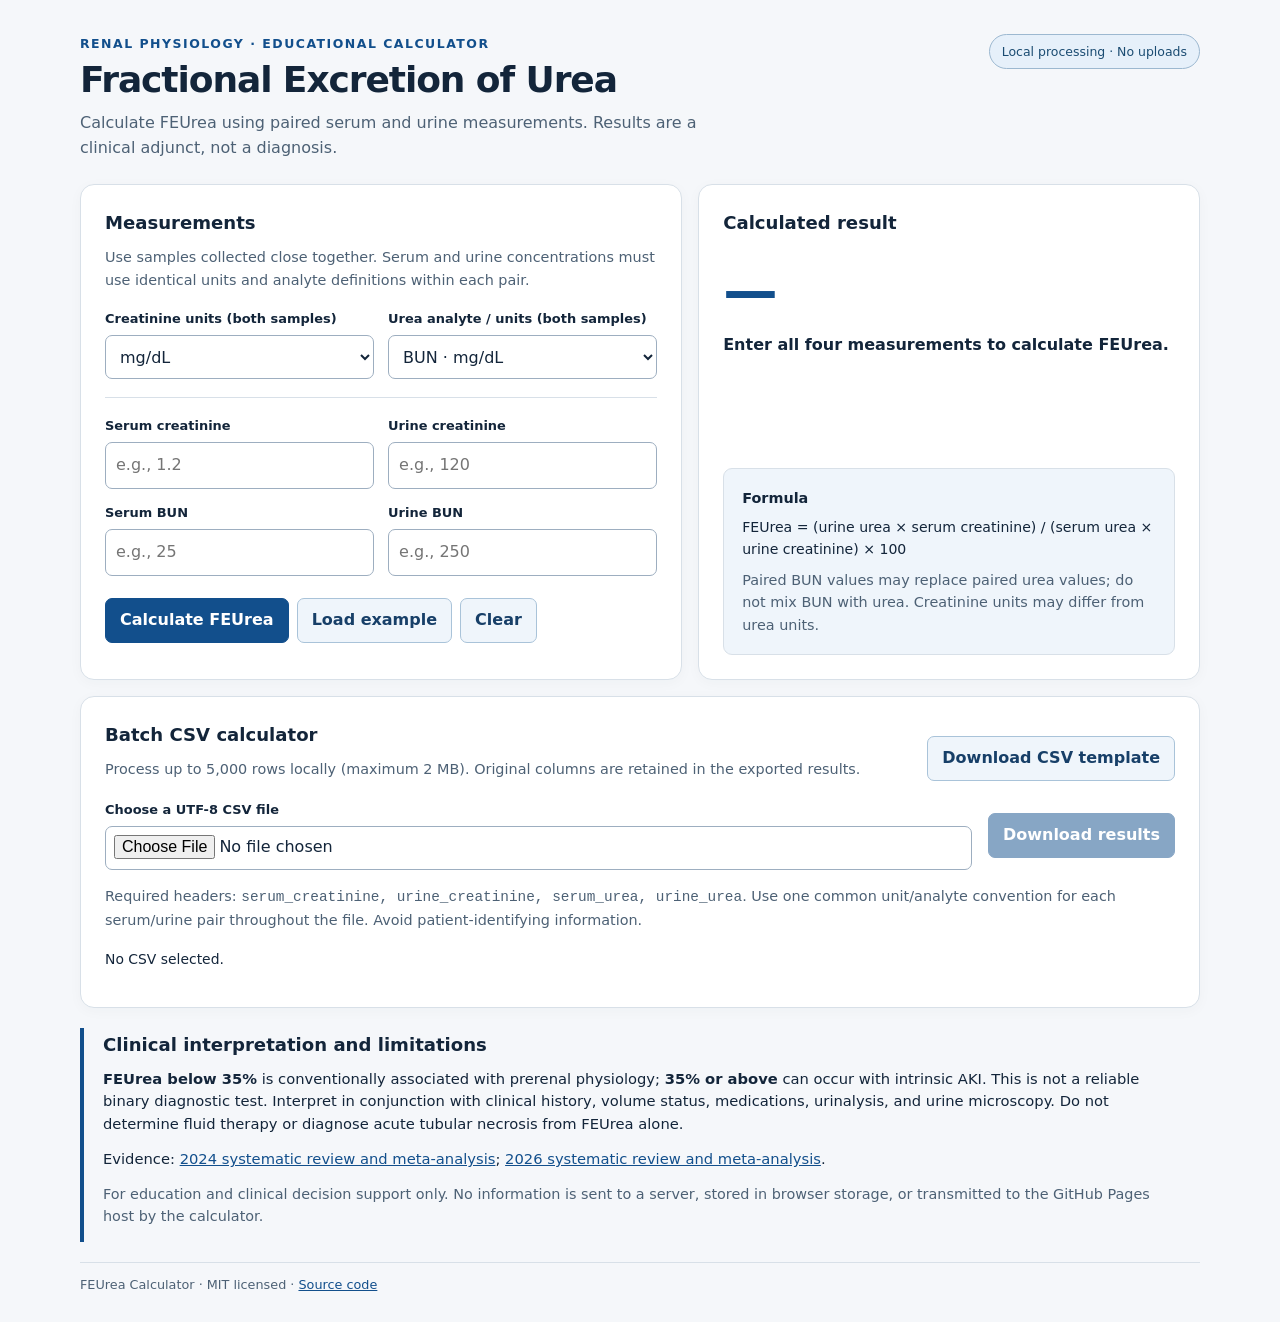
<file: index.html>
<!doctype html>
<html lang="en">
<head>
  <meta charset="utf-8">
  <meta name="viewport" content="width=device-width, initial-scale=1">
  <meta http-equiv="refresh" content="0;url=./web/">
  <title>FEUrea Calculator</title>
</head>
<body>
  <p><a href="./web/">Open the FEUrea calculator</a></p>
</body>
</html>
</file>
<file: web/styles.css>
:root {
  color-scheme: light;
  --bg: #f5f7fa; --card: #fff; --text: #13253a; --muted: #4d6175;
  --line: #d8e0e8; --accent: #124f8c; --focus: #1976c9;
  --soft: #eff5fb; --danger: #b42318;
}
* { box-sizing: border-box }
body { margin: 0; background: var(--bg); color: var(--text); font: 16px/1.55 system-ui, -apple-system, "Segoe UI", sans-serif }
button, input, select { font: inherit }
a { color: var(--accent) }
a:hover { text-decoration-thickness: 2px }
.page { width: min(1120px, 100% - 32px); margin: 0 auto; padding: 34px 0 28px }
.masthead { display: flex; align-items: start; justify-content: space-between; gap: 24px; margin-bottom: 24px }
.eyebrow { margin: 0 0 6px; font-size: .78rem; text-transform: uppercase; letter-spacing: .12em; color: var(--accent); font-weight: 800 }
h1 { font-size: clamp(1.55rem, 3vw, 2.25rem); line-height: 1.15; margin: 0 0 10px; letter-spacing: -.03em }
.lede { max-width: 670px; margin: 0; color: var(--muted) }
.privacy { border: 1px solid #9cb8d0; background: #e6f0fa; color: #1b4c72; border-radius: 30px; padding: 7px 12px; font-size: .78rem; white-space: nowrap }
.layout { display: grid; grid-template-columns: 1.2fr 1fr; gap: 16px; margin-bottom: 16px }
.panel { background: var(--card); border: 1px solid var(--line); border-radius: 14px; padding: 24px; box-shadow: 0 3px 14px #20304708 }
.panel h2, .note h2 { font-size: 1.13rem; margin: 0 0 9px }
.muted { font-size: .9rem; color: var(--muted); margin: 0 0 18px }
.units, .form-grid { display: grid; grid-template-columns: repeat(2, minmax(0,1fr)); gap: 14px }
.units { margin-bottom: 18px; padding-bottom: 18px; border-bottom: 1px solid var(--line) }
.field label { display: block; font-size: .81rem; font-weight: 700; margin: 0 0 6px }
.field input, .field select { width: 100%; min-width: 0; border: 1px solid #9daec0; border-radius: 7px; padding: 10px; background: white; color: var(--text); min-height: 44px }
.field input:focus-visible, .field select:focus-visible, button:focus-visible, a:focus-visible { outline: 3px solid var(--focus); outline-offset: 3px }
.actions { display: flex; flex-wrap: wrap; gap: 8px; margin-top: 22px }
button { border-radius: 7px; padding: 9px 14px; min-height: 42px; font-weight: 700; cursor: pointer }
.primary { background: var(--accent); border: 1px solid var(--accent); color: white }
.primary:hover:not(:disabled) { background: #0a3a69 }
.secondary { background: var(--soft); border: 1px solid #a9c3d9; color: #173f68 }
.secondary:hover { background: #dfebf6 }
button:disabled { opacity: .5; cursor: not-allowed }
.error { color: var(--danger); margin: 12px 0 0; font-weight: 650; font-size: .88rem }
.score { font-variant-numeric: tabular-nums; margin: 22px 0 4px; font-size: clamp(2.2rem, 5vw, 3.4rem); line-height: 1.2; font-weight: 800; letter-spacing: -.04em; color: var(--accent) }
.result-label { font-weight: 700; margin: 8px 0 }
.interpretation { font-size: .91rem; color: var(--muted); min-height: 70px; margin-bottom: 26px }
.equation { padding: 18px; background: var(--soft); border-radius: 9px; border: 1px solid var(--line); font-size: .88rem }
.equation h3 { margin: 0 0 8px; font-size: .9rem }
.equation p { margin: 0 0 8px }
.equation p:last-child { margin-bottom: 0 }
.batch-header, .batch-controls { display: flex; align-items: center; justify-content: space-between; gap: 16px; flex-wrap: wrap }
.batch-header .muted { margin: 0 0 16px }
.batch-controls { justify-content: flex-start; margin: 4px 0 15px }
.batch-controls .field { flex: 1 1 250px }
.batch-controls input { padding: 8px }
.batch .status { margin: 12px 0; font-size: .87rem }
.preview-wrap { overflow-x: auto; max-height: 360px; border: 1px solid var(--line); border-radius: 8px }
table { width: 100%; border-collapse: collapse; font-size: .8rem; white-space: nowrap }
th, td { text-align: left; padding: 9px 11px; border-bottom: 1px solid var(--line) }
th { background: var(--soft); position: sticky; top: 0 }
caption { position: absolute; width: 1px; height: 1px; overflow: hidden; clip-path: inset(50%); white-space: nowrap }
.note { border-left: 4px solid var(--accent); margin: 20px 0; padding: 3px 19px; font-size: .92rem }
.note p { margin: 8px 0 12px }
footer { font-size: .8rem; padding-top: 12px; color: var(--muted); border-top: 1px solid var(--line) }
@media (max-width: 810px) {
  .masthead { display: block }
  .privacy { display: inline-block; margin-top: 13px }
  .layout { grid-template-columns: 1fr }
}
@media (max-width: 480px) {
  .page { width: min(100% - 20px, 1120px); padding-top: 20px }
  .panel { padding: 16px }
  .units, .form-grid { grid-template-columns: 1fr }
  button { flex: 1 1 auto }
}
</file>
